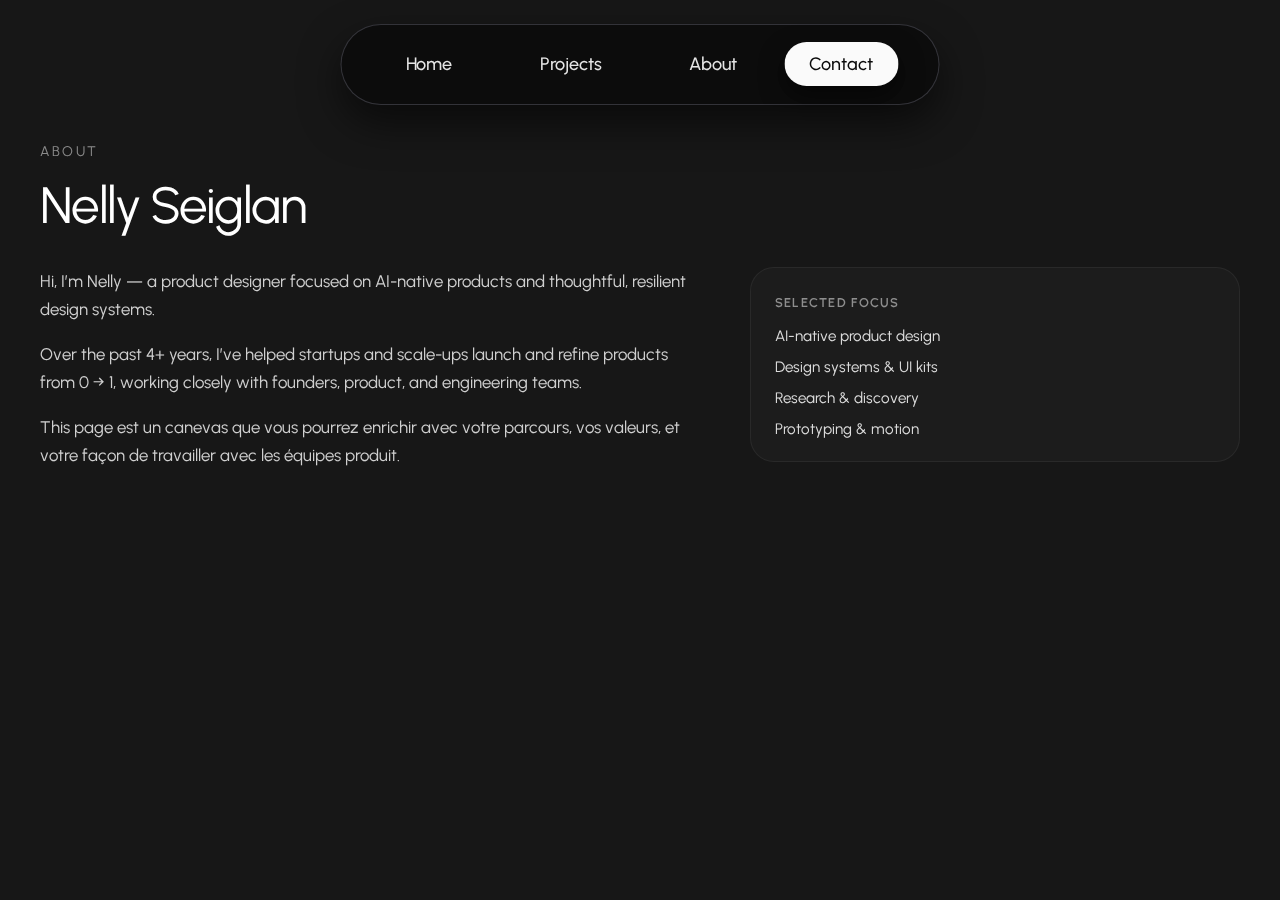
<file: about.html>
<!DOCTYPE html>
<html lang="fr">
<head>
  <meta charset="UTF-8">
  <meta name="viewport" content="width=device-width, initial-scale=1.0">
  <title>About — Nelly Seiglan</title>
  <link rel="preconnect" href="https://fonts.googleapis.com">
  <link rel="preconnect" href="https://fonts.gstatic.com" crossorigin>
  <link href="https://fonts.googleapis.com/css2?family=Urbanist:wght@300;400;500;600;700;800&display=swap" rel="stylesheet">
  <link rel="stylesheet" href="assets/inner-pages.css">
</head>
<body>
  <nav>
    <div class="nav-links">
      <a href="index.html#home">Home</a>
      <a href="index.html#projects">Projects</a>
      <a href="index.html#news-hero">About</a>
    </div>
    <button type="button" class="nav-contact-btn" id="nav-contact-toggle">Contact</button>
  </nav>

  <aside class="contact-popover" id="contact-popover" aria-hidden="true">
    <div class="contact-popover-title">Contact</div>
    <a href="mailto:hello@nellyseiglan.com">hello@nellyseiglan.com</a>
    <a href="https://www.linkedin.com" target="_blank" rel="noopener noreferrer">LinkedIn</a>
  </aside>

  <main class="container">
    <div class="intro-label">About</div>
    <h1 class="about-title">Nelly Seiglan</h1>
    <div class="columns">
      <div class="body-text">
        <p>Hi, I’m Nelly — a product designer focused on AI-native products and thoughtful, resilient design systems.</p>
        <p>Over the past 4+ years, I’ve helped startups and scale-ups launch and refine products from 0 → 1, working closely with founders, product, and engineering teams.</p>
        <p>This page est un canevas que vous pourrez enrichir avec votre parcours, vos valeurs, et votre façon de travailler avec les équipes produit.</p>
      </div>
      <aside class="highlight-card">
        <div class="highlight-title">Selected focus</div>
        <ul class="list">
          <li>AI-native product design</li>
          <li>Design systems & UI kits</li>
          <li>Research & discovery</li>
          <li>Prototyping & motion</li>
        </ul>
      </aside>
    </div>
  </main>

  <script>
    const contactToggle = document.getElementById('nav-contact-toggle');
    const contactPopover = document.getElementById('contact-popover');
    if (contactToggle && contactPopover) {
      const closeContact = (e) => {
        if (!contactPopover.classList.contains('is-visible')) return;
        if (e && (e.target === contactToggle || contactToggle.contains(e.target))) return;
        if (e && contactPopover.contains(e.target)) return;
        contactPopover.classList.remove('is-visible');
        contactPopover.setAttribute('aria-hidden', 'true');
      };
      contactToggle.addEventListener('click', (e) => {
        e.stopPropagation();
        const open = !contactPopover.classList.contains('is-visible');
        contactPopover.classList.toggle('is-visible', open);
        contactPopover.setAttribute('aria-hidden', !open);
      });
      document.addEventListener('click', closeContact);
      window.addEventListener('blur', closeContact);
    }
  </script>
</body>
</html>
</file>
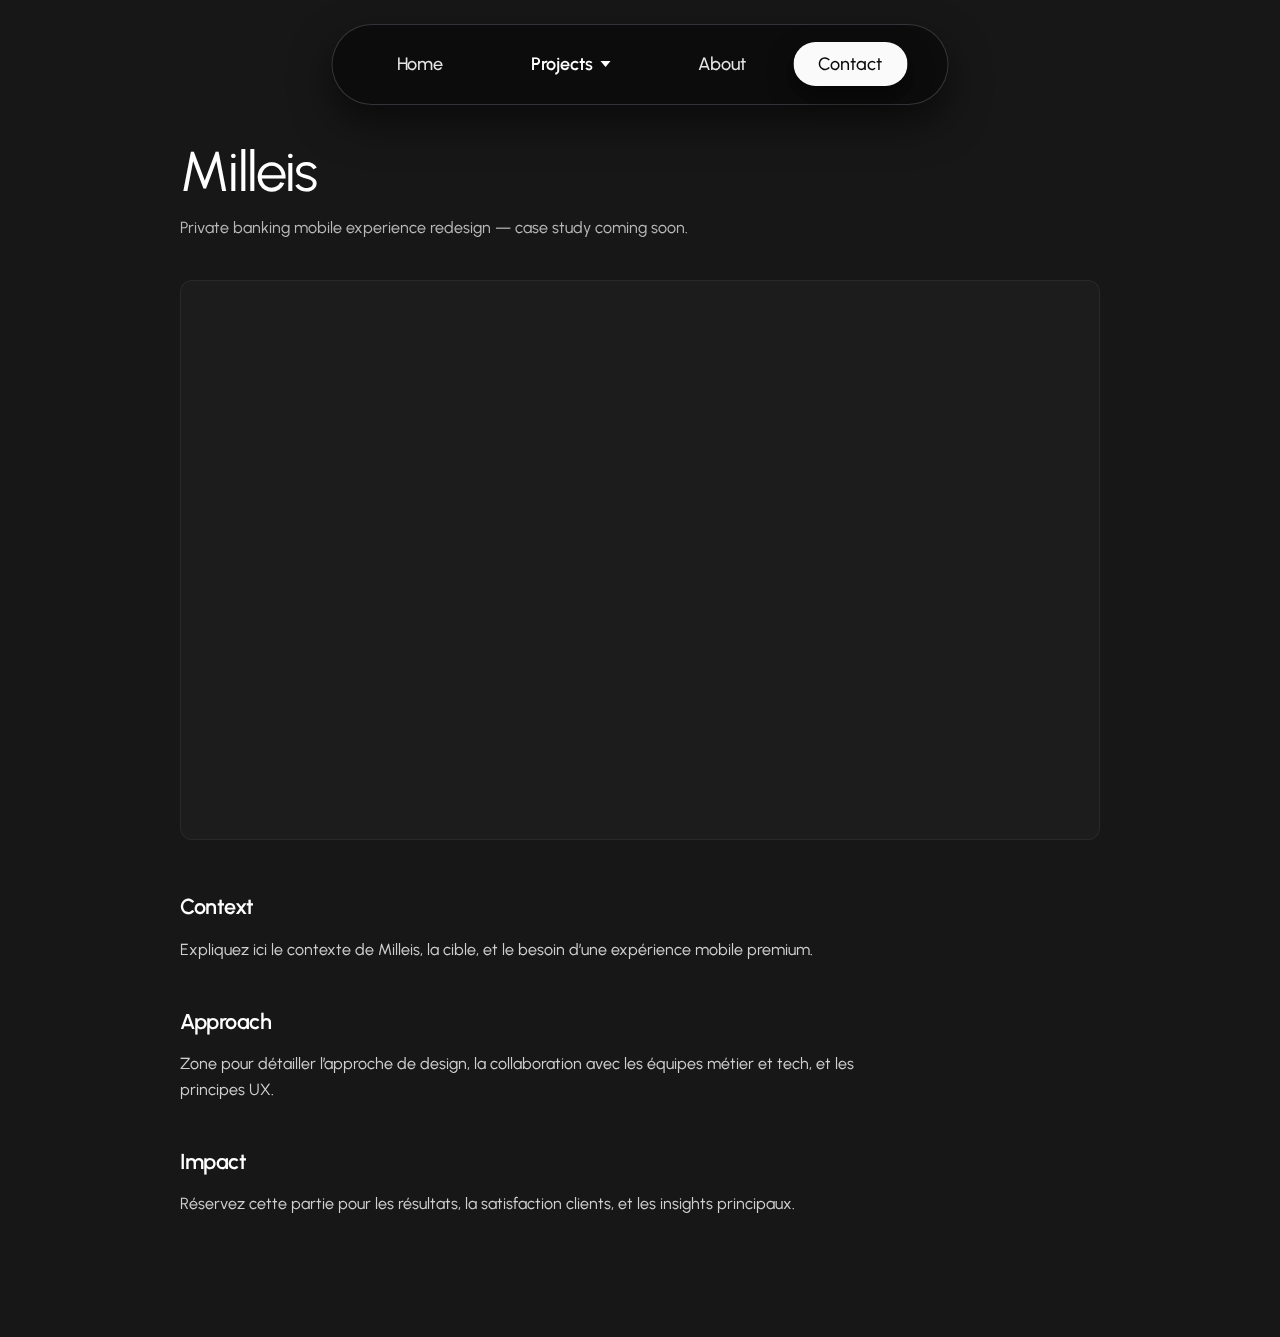
<file: milleis.html>
<!DOCTYPE html>
<html lang="fr">
<head>
  <meta charset="UTF-8">
  <meta name="viewport" content="width=device-width, initial-scale=1.0">
  <title>Milleis — Nelly Seiglan</title>
  <link rel="preconnect" href="https://fonts.googleapis.com">
  <link rel="preconnect" href="https://fonts.gstatic.com" crossorigin>
  <link href="https://fonts.googleapis.com/css2?family=Urbanist:wght@300;400;500;600;700;800&display=swap" rel="stylesheet">
  <link rel="stylesheet" href="assets/inner-pages.css">
</head>
<body>
  <nav>
    <div class="nav-links">
      <a href="index.html#home">Home</a>
      <div class="nav-dropdown" id="nav-projects-dropdown">
        <button type="button" class="nav-dropdown-trigger active" id="nav-projects-trigger" aria-expanded="false" aria-haspopup="true">
          Projects
          <span class="chevron" aria-hidden="true"></span>
        </button>
        <div class="nav-dropdown-menu" role="menu">
          <a href="index.html#projects" role="menuitem">All projects</a>
          <a href="verso.html" role="menuitem">Verso</a>
          <a href="rose.html" role="menuitem">Rose</a>
          <a href="kolecto.html" role="menuitem">Kolecto</a>
          <a href="milleis.html" role="menuitem">Milleis</a>
        </div>
      </div>
      <a href="about.html">About</a>
    </div>
    <button type="button" class="nav-contact-btn" id="nav-contact-toggle">Contact</button>
  </nav>

  <aside class="contact-popover" id="contact-popover" aria-hidden="true">
    <div class="contact-popover-title">Contact</div>
    <a href="mailto:hello@nellyseiglan.com">hello@nellyseiglan.com</a>
    <a href="https://www.linkedin.com" target="_blank" rel="noopener noreferrer">LinkedIn</a>
  </aside>

  <main class="container container--project">
    <h1>Milleis</h1>
    <div class="project-meta">
      Private banking mobile experience redesign — case study coming soon.
    </div>
    <div class="hero-visual"></div>

    <section class="content-block">
      <h2>Context</h2>
      <p>Expliquez ici le contexte de Milleis, la cible, et le besoin d’une expérience mobile premium.</p>
    </section>
    <section class="content-block">
      <h2>Approach</h2>
      <p>Zone pour détailler l’approche de design, la collaboration avec les équipes métier et tech, et les principes UX.</p>
    </section>
    <section class="content-block">
      <h2>Impact</h2>
      <p>Réservez cette partie pour les résultats, la satisfaction clients, et les insights principaux.</p>
    </section>
  </main>

  <script>
    const projectsDropdown = document.getElementById('nav-projects-dropdown');
    const projectsTrigger = document.getElementById('nav-projects-trigger');
    if (projectsTrigger && projectsDropdown) {
      projectsTrigger.addEventListener('click', (e) => {
        e.stopPropagation();
        projectsDropdown.classList.toggle('open');
        projectsTrigger.setAttribute('aria-expanded', projectsDropdown.classList.contains('open'));
      });
      document.addEventListener('click', () => {
        projectsDropdown.classList.remove('open');
        projectsTrigger.setAttribute('aria-expanded', 'false');
      });
      projectsDropdown.querySelector('.nav-dropdown-menu')?.addEventListener('click', (e) => e.stopPropagation());
    }
    const contactToggle = document.getElementById('nav-contact-toggle');
    const contactPopover = document.getElementById('contact-popover');
    if (contactToggle && contactPopover) {
      const closeContact = (e) => {
        if (!contactPopover.classList.contains('is-visible')) return;
        if (e && (e.target === contactToggle || contactToggle.contains(e.target))) return;
        if (e && contactPopover.contains(e.target)) return;
        contactPopover.classList.remove('is-visible');
        contactPopover.setAttribute('aria-hidden', 'true');
      };
      contactToggle.addEventListener('click', (e) => {
        e.stopPropagation();
        const open = !contactPopover.classList.contains('is-visible');
        contactPopover.classList.toggle('is-visible', open);
        contactPopover.setAttribute('aria-hidden', !open);
      });
      document.addEventListener('click', closeContact);
      window.addEventListener('blur', closeContact);
    }
  </script>
</body>
</html>
</file>
<file: assets/inner-pages.css>
/* Harmonisé avec la home — pages projet & about */
* { margin: 0; padding: 0; box-sizing: border-box; }

body {
  font-family: 'Urbanist', -apple-system, BlinkMacSystemFont, sans-serif;
  font-weight: 400;
  background: #171717;
  color: #F9FAFB;
  line-height: 1.7;
  -webkit-font-smoothing: antialiased;
}

/* Nav — même style que home */
nav {
  position: fixed;
  top: 24px;
  left: 50%;
  transform: translateX(-50%);
  z-index: 1000;
  display: flex;
  align-items: center;
  justify-content: center;
  gap: 24px;
  padding: 14px 40px;
  min-width: 560px;
  max-width: 90vw;
  background: rgba(10, 10, 10, 0.86);
  backdrop-filter: blur(22px) saturate(180%);
  -webkit-backdrop-filter: blur(22px) saturate(180%);
  border-radius: 999px;
  border: 1px solid rgba(63, 63, 70, 0.8);
  box-shadow: 0 18px 40px rgba(0, 0, 0, 0.55);
}

.nav-links { display: flex; align-items: center; gap: 40px; }

nav a {
  color: #E5E5E5;
  text-decoration: none;
  font-size: 18px;
  font-weight: 500;
  padding: 10px 24px;
  border-radius: 999px;
  transition: color 0.2s ease, transform 0.2s ease;
  letter-spacing: -0.01em;
}

nav a:hover { color: #FFFFFF; transform: translateY(-1px); }
nav a.active { color: #FFFFFF; font-weight: 600; }

.nav-dropdown { position: relative; }

.nav-dropdown-trigger {
  display: inline-flex;
  align-items: center;
  gap: 6px;
  color: #E5E5E5;
  font-size: 18px;
  font-weight: 500;
  padding: 10px 24px;
  border-radius: 999px;
  background: none;
  border: none;
  cursor: pointer;
  font-family: 'Urbanist', sans-serif;
  letter-spacing: -0.01em;
  transition: color 0.2s ease, transform 0.2s ease;
}

.nav-dropdown-trigger:hover { color: #FFFFFF; transform: translateY(-1px); }
.nav-dropdown-trigger.active { color: #FFFFFF; font-weight: 600; }

.nav-dropdown-trigger .chevron {
  display: inline-block;
  width: 0; height: 0;
  border-left: 5px solid transparent;
  border-right: 5px solid transparent;
  border-top: 6px solid currentColor;
  margin-left: 2px;
  transition: transform 0.2s ease;
}

.nav-dropdown.open .nav-dropdown-trigger .chevron { transform: rotate(180deg); }

.nav-dropdown-menu {
  position: absolute;
  top: calc(100% + 8px);
  left: 50%;
  transform: translateX(-50%) translateY(-4px);
  min-width: 200px;
  padding: 8px 0;
  background: rgba(23, 23, 23, 0.98);
  backdrop-filter: blur(20px);
  -webkit-backdrop-filter: blur(20px);
  border: 1px solid rgba(63, 63, 70, 0.6);
  border-radius: 16px;
  box-shadow: 0 20px 50px rgba(0, 0, 0, 0.6);
  opacity: 0;
  visibility: hidden;
  pointer-events: none;
  transition: opacity 0.2s ease, transform 0.2s ease, visibility 0.2s;
  z-index: 1001;
}

.nav-dropdown.open .nav-dropdown-menu {
  opacity: 1;
  visibility: visible;
  pointer-events: auto;
  transform: translateX(-50%) translateY(0);
}

.nav-dropdown-menu a {
  display: block;
  padding: 12px 20px;
  font-size: 16px;
  color: #E5E5E5;
  text-decoration: none;
  transition: background 0.15s ease, color 0.15s ease;
}

.nav-dropdown-menu a:hover {
  background: rgba(255, 255, 255, 0.08);
  color: #FFFFFF;
}

.nav-contact-btn {
  padding: 10px 24px;
  border-radius: 999px;
  border: 1px solid rgba(250, 250, 250, 0.12);
  background: #FAFAFA;
  color: #0A0A0A;
  font-size: 18px;
  font-weight: 500;
  cursor: pointer;
  font-family: 'Urbanist', sans-serif;
  transition: background 0.2s ease, transform 0.2s ease, box-shadow 0.2s ease, border-color 0.2s ease;
  box-shadow: 0 10px 24px rgba(0, 0, 0, 0.55);
}

.nav-contact-btn:hover {
  transform: translateY(-1px);
  background: #E5E5E5;
  border-color: #404040;
  box-shadow: 0 14px 36px rgba(0, 0, 0, 0.7);
}

.contact-popover {
  position: fixed;
  top: 76px;
  right: 40px;
  z-index: 900;
  width: 260px;
  padding: 16px 18px 14px;
  border-radius: 18px;
  background: #FFFFFF;
  border: 1px solid rgba(15, 23, 42, 0.08);
  box-shadow: 0 18px 40px rgba(15, 23, 42, 0.14);
  font-size: 0.9rem;
  color: #4B5563;
  opacity: 0;
  transform: translateY(-4px);
  pointer-events: none;
  transition: opacity 0.18s ease, transform 0.18s ease;
}

.contact-popover.is-visible {
  opacity: 1;
  transform: translateY(0);
  pointer-events: auto;
}

.contact-popover-title {
  font-size: 0.8rem;
  font-weight: 600;
  text-transform: uppercase;
  letter-spacing: 0.18em;
  color: #9CA3AF;
  margin-bottom: 8px;
}

.contact-popover a {
  display: block;
  color: #111827;
  text-decoration: none;
  word-break: break-all;
  font-weight: 500;
  margin-bottom: 4px;
}

.contact-popover a:last-child { margin-bottom: 0; }
.contact-popover a:hover { text-decoration: underline; }

/* Container — 40px marges comme home */
.container {
  width: 100%;
  max-width: none;
  margin: 0 auto;
  padding: 140px 40px 80px;
  box-sizing: border-box;
}

/* Pages projet : une colonne alignée (titre + meta + vidéos + blocs) */
.container--project {
  max-width: 1000px;
  margin-left: auto;
  margin-right: auto;
}

.breadcrumb {
  font-size: 0.875rem;
  color: rgba(255, 255, 255, 0.6);
  margin-bottom: 24px;
}

.breadcrumb a {
  color: inherit;
  text-decoration: none;
}

.breadcrumb a:hover { text-decoration: underline; color: #FFFFFF; }

/* Page projet */
h1 {
  font-size: clamp(2.5rem, 5vw, 3.5rem);
  font-weight: 400;
  letter-spacing: -0.03em;
  line-height: 1.15;
  color: #FFFFFF;
  margin-bottom: 12px;
}

.project-meta {
  font-size: 1rem;
  color: rgba(255, 255, 255, 0.7);
  margin-bottom: 40px;
  line-height: 1.5;
}

.hero-visual,
.project-visual {
  width: 100%;
  margin-bottom: 48px;
  height: 560px;
  border-radius: 12px;
  background: #1c1c1c;
  border: 1px solid rgba(255, 255, 255, 0.06);
  overflow: hidden;
  position: relative;
}

.hero-visual .project-video,
.project-visual .project-video {
  width: 100%;
  height: 100%;
  object-fit: cover;
  display: block;
}

.hero-visual:has(.project-video),
.project-visual:has(.project-video) {
  cursor: pointer;
}

/* Video lightbox (player au clic) — pages projet */
.video-lightbox {
  position: fixed;
  inset: 0;
  z-index: 2000;
  display: flex;
  align-items: center;
  justify-content: center;
  padding: 24px;
  background: rgba(0, 0, 0, 0.92);
  backdrop-filter: blur(12px);
  opacity: 0;
  visibility: hidden;
  transition: opacity 0.25s ease, visibility 0.25s ease;
}
.video-lightbox.is-open {
  opacity: 1;
  visibility: visible;
}
.video-lightbox-content {
  position: relative;
  width: 100%;
  max-width: 1100px;
  border-radius: 12px;
  overflow: hidden;
  box-shadow: 0 24px 80px rgba(0, 0, 0, 0.6);
}
.video-lightbox-close {
  position: absolute;
  top: 12px;
  right: 12px;
  z-index: 2;
  width: 44px;
  height: 44px;
  border: none;
  border-radius: 50%;
  background: rgba(0, 0, 0, 0.6);
  color: #fff;
  font-size: 24px;
  line-height: 1;
  cursor: pointer;
  display: flex;
  align-items: center;
  justify-content: center;
  transition: background 0.2s ease;
}
.video-lightbox-close:hover {
  background: rgba(0, 0, 0, 0.85);
}
.video-lightbox-player {
  width: 100%;
  height: auto;
  max-height: 85vh;
  display: block;
  background: #000;
}

.content-block {
  margin-bottom: 40px;
}

.content-block h2 {
  font-size: 1.35rem;
  font-weight: 600;
  letter-spacing: -0.02em;
  color: #FFFFFF;
  margin-bottom: 12px;
}

.content-block p {
  color: rgba(255, 255, 255, 0.8);
  max-width: 680px;
  line-height: 1.6;
}

/* About page */
.intro-label {
  font-size: 0.875rem;
  text-transform: uppercase;
  letter-spacing: 0.18em;
  color: rgba(255, 255, 255, 0.5);
  margin-bottom: 12px;
}

.about-title {
  font-size: clamp(2.5rem, 5vw, 3.2rem);
  font-weight: 400;
  letter-spacing: -0.03em;
  color: #FFFFFF;
  margin-bottom: 32px;
}

.columns {
  display: grid;
  grid-template-columns: minmax(0, 1.2fr) minmax(0, 0.9fr);
  gap: 56px;
  align-items: flex-start;
}

.body-text {
  font-size: 1.05rem;
  color: rgba(255, 255, 255, 0.8);
  line-height: 1.7;
}

.body-text p + p { margin-top: 16px; }

.highlight-card {
  border-radius: 24px;
  padding: 24px 24px 20px;
  background: #1c1c1c;
  border: 1px solid rgba(255, 255, 255, 0.06);
}

.highlight-title {
  font-size: 0.8rem;
  font-weight: 600;
  letter-spacing: 0.1em;
  text-transform: uppercase;
  color: rgba(255, 255, 255, 0.5);
  margin-bottom: 12px;
}

.list {
  list-style: none;
  font-size: 0.95rem;
  color: rgba(255, 255, 255, 0.85);
  line-height: 1.5;
}

.list li + li { margin-top: 8px; }

@media (max-width: 768px) {
  nav {
    gap: 12px;
    padding: 10px 20px;
    min-width: 0;
    max-width: calc(100vw - 48px);
  }

  .nav-links { gap: 16px; }
  nav a { padding: 8px 14px; font-size: 16px; }
  .nav-dropdown-trigger { padding: 8px 14px; font-size: 16px; }
  .nav-contact-btn { padding: 8px 16px; font-size: 16px; }

  .container { padding: 120px 24px 64px; }
  .hero-visual,
  .project-visual { height: 320px; margin-bottom: 32px; }
  .columns { grid-template-columns: 1fr; gap: 40px; }
}
</file>
